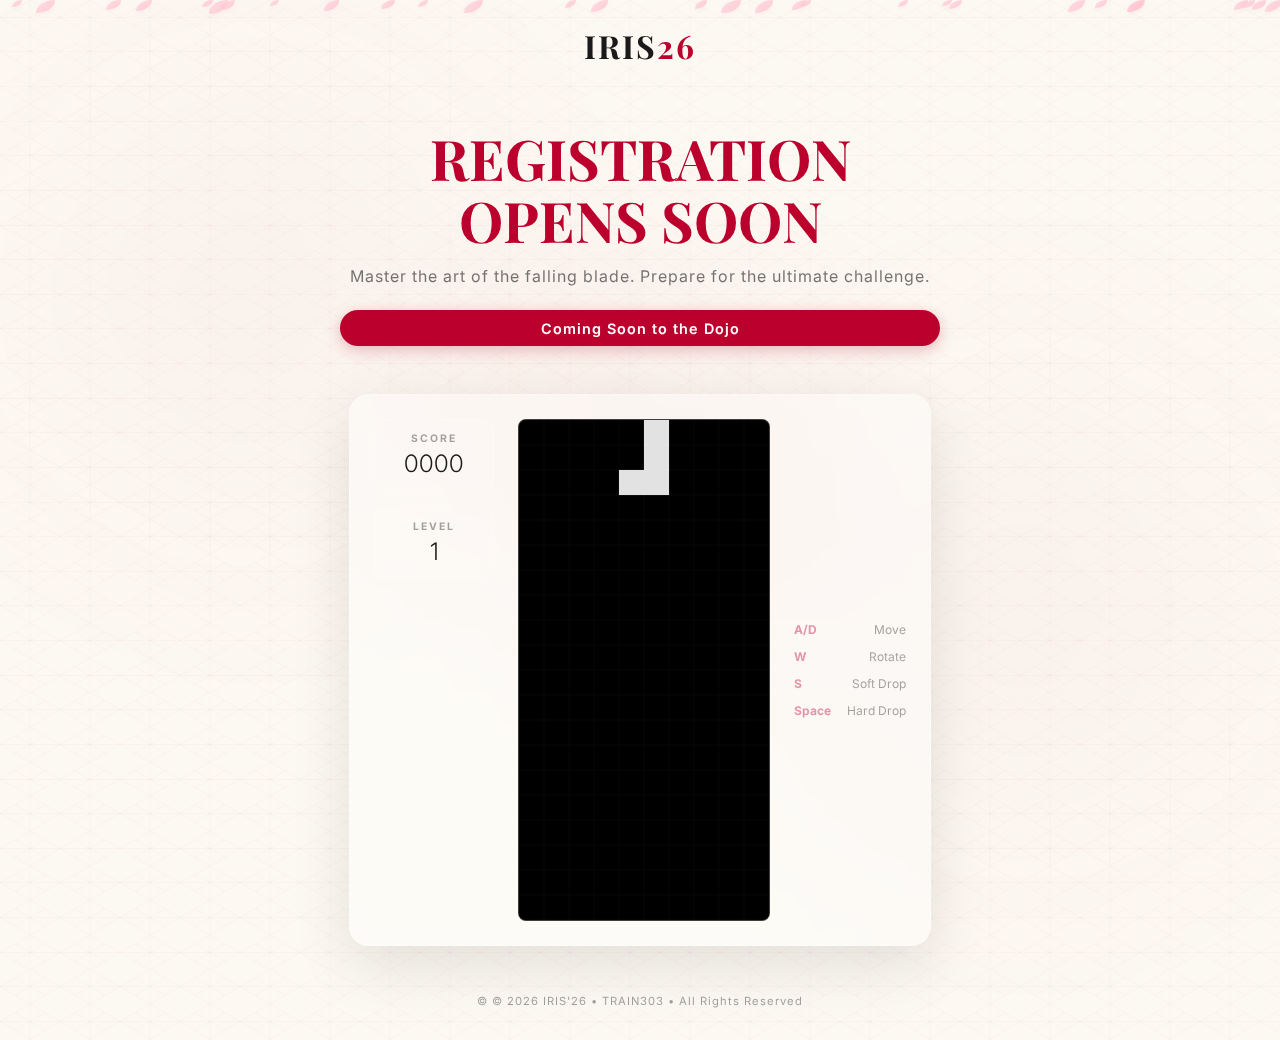
<file: tetris/tetris.html>
<!doctype html>
<html lang="en">

<head>
    <meta charset="UTF-8" />
    <meta name="viewport" content="width=device-width, initial-scale=1.0" />
    <title>Samurai Tetrus | Registration Open Soon</title>
    <link rel="preconnect" href="https://fonts.googleapis.com" />
    <link rel="preconnect" href="https://fonts.gstatic.com" crossorigin />
    <link
        href="https://fonts.googleapis.com/css2?family=Noto+Sans+JP:wght@400;700;900&family=Outfit:wght@400;700;900&display=swap"
        rel="stylesheet" />
    <link rel="stylesheet" href="tetris.css" />
    <script src="../js/theme-engine.js"></script>
</head>

<body>
    <div id="sakura-container"></div>
    <div class="bg-orb" style="top: -10%; left: -10%;"></div>
    <div class="bg-orb" style="bottom: -10%; right: -10%; animation-delay: -5s;"></div>

    <header>
        <div class="logo">IRIS<span>26</span></div>
        <button class="theme-toggle-btn focus:outline-none"
            style="background: none; border: none; font-size: 1.2rem; cursor: pointer; color: inherit; margin-top: 0.5rem;">
            <i class="fas fa-moon theme-toggle-icon"></i>
        </button>
    </header>

    <main>
        <section id="hero">
            <div class="hero-content">
                <h1 class="brush-text">REGISTRATION OPENS SOON</h1>
                <p class="subtitle">
                    Master the art of the falling blade. Prepare for the ultimate
                    challenge.
                </p>
                <div class="cta-container">
                    <div class="registration-status">Coming Soon to the Dojo</div>
                </div>
            </div>
        </section>

        <section id="game-section">
            <div class="game-container">
                <div class="game-info">
                    <div class="info-box">
                        <h3>SCORE</h3>
                        <div id="score">0000</div>
                    </div>
                    <div class="info-box">
                        <h3>LEVEL</h3>
                        <div id="level">1</div>
                    </div>
                </div>

                <div class="canvas-wrapper">
                    <canvas id="tetris"></canvas>
                </div>

                <div class="controls-guide">
                    <p><span>A/D</span> Move</p>
                    <p><span>W</span> Rotate</p>
                    <p><span>S</span> Soft Drop</p>
                    <p><span>Space</span> Hard Drop</p>
                </div>
            </div>
        </section>

        <!-- Touch Controls for Mobile -->
        <section id="mobile-controls">
            <div class="touch-row">
                <button class="touch-btn" id="rotate-btn">W</button>
            </div>
            <div class="touch-row">
                <button class="touch-btn" id="left-btn">A</button>
                <button class="touch-btn" id="drop-btn">S</button>
                <button class="touch-btn" id="right-btn">D</button>
            </div>
            <div class="touch-row">
                <button class="touch-btn wide-btn" id="hard-drop-btn">SPACE</button>
            </div>
        </section>
    </main>

    <footer>
        <p>&copy; © 2026 IRIS'26 • TRAIN303 • All Rights Reserved</p>
    </footer>

    <script src="tetris.js"></script>
</body>

</html>
</file>
<file: tetris/tetris.css>
@import url('https://fonts.googleapis.com/css2?family=Playfair+Display:ital,wght@0,400;0,700;1,400&family=Inter:wght@300;400;600&family=Outfit:wght@400;700;900&display=swap');

:root {
    --bg-color: #FCF9F2;
    --primary-color: #BC002D;
    --ink-black: #1A1A1A;
    --text-color: #1A1A1A;
    --glass-bg: rgba(255, 255, 255, 0.4);
    --glass-border: rgba(255, 255, 255, 0.2);
    --font-main: 'Inter', sans-serif;
    --font-heading: 'Playfair Display', serif;
    --asanoha: url("data:image/svg+xml,%3Csvg xmlns='http://www.w3.org/2000/svg' width='60' height='34.64' viewBox='0 0 60 34.64'%3E%3Cpath d='M30 0L60 17.32L30 34.64L0 17.32L30 0z' fill='none' stroke='%23bc002d' stroke-opacity='0.05' stroke-width='0.5'/%3E%3Cpath d='M0 17.32L60 17.32M30 0L30 34.64M15 8.66L45 25.98M15 25.98L45 8.66' fill='none' stroke='%23bc002d' stroke-opacity='0.05' stroke-width='0.5'/%3E%3C/svg%3E");
}

[data-theme="dark"] {
    --bg-color: #0A0A0A;
    --text-color: #F5F5F5;
    --glass-bg: rgba(30, 30, 30, 0.5);
}

* {
    margin: 0;
    padding: 0;
    box-sizing: border-box;
    transition: background-color 0.6s cubic-bezier(0.23, 1, 0.32, 1),
        color 0.6s cubic-bezier(0.23, 1, 0.32, 1);
}

body {
    background-color: var(--bg-color);
    background-image: var(--asanoha);
    color: var(--text-color);
    font-family: var(--font-main);
    overflow-x: hidden;
    min-height: 100vh;
    display: flex;
    flex-direction: column;
    position: relative;
}

body::before {
    content: '';
    position: fixed;
    top: 0;
    left: 0;
    width: 100%;
    height: 100%;
    background: radial-gradient(circle at var(--mouse-x, 50%) var(--mouse-y, 50%), rgba(188, 0, 45, 0.04) 0%, transparent 40%);
    z-index: -1;
    pointer-events: none;
}

.bg-orb {
    position: fixed;
    width: 60vw;
    height: 60vw;
    border-radius: 50%;
    background: radial-gradient(circle, rgba(188, 0, 45, 0.03) 0%, transparent 70%);
    filter: blur(80px);
    z-index: -2;
    pointer-events: none;
    animation: drift-orb 20s infinite alternate ease-in-out;
}

@keyframes drift-orb {
    from {
        transform: translate(-10%, -10%);
    }

    to {
        transform: translate(10%, 10%);
    }
}

/* Background Animation */
#sakura-container {
    position: fixed;
    top: 0;
    left: 0;
    width: 100%;
    height: 100%;
    pointer-events: none;
    z-index: 0;
}

.petal {
    position: absolute;
    background: linear-gradient(135deg, #FFD1DC 0%, #FFB7C5 100%);
    border-radius: 100% 0 100% 0;
    opacity: 0.7;
    pointer-events: none;
    animation: drift linear infinite;
    box-shadow: 0 2px 5px rgba(255, 183, 197, 0.2);
}

@keyframes drift {
    0% {
        transform: translateY(-10vh) translateX(0) rotate(0deg);
        opacity: 0;
    }

    10% {
        opacity: 0.8;
    }

    50% {
        transform: translateY(50vh) translateX(100px) rotate(360deg);
    }

    100% {
        transform: translateY(110vh) translateX(-50px) rotate(720deg);
        opacity: 0;
    }
}

header {
    padding: 1.5rem;
    text-align: center;
    z-index: 10;
}

.logo {
    font-family: var(--font-heading);
    font-weight: 700;
    font-size: 2rem;
    letter-spacing: 2px;
}

.logo span {
    color: var(--primary-color);
}

main {
    flex: 1;
    display: flex;
    flex-direction: column;
    align-items: center;
    gap: 3rem;
    padding: 1rem;
    position: relative;
    z-index: 10;
}

#hero {
    text-align: center;
    max-width: 600px;
}

.brush-text {
    font-family: var(--font-heading);
    font-size: clamp(2rem, 6vw, 3.5rem);
    font-weight: 700;
    line-height: 1.1;
    margin-bottom: 1rem;
    color: var(--primary-color);
}

.subtitle {
    font-size: 1rem;
    opacity: 0.6;
    margin-bottom: 1.5rem;
    letter-spacing: 1px;
}

.registration-status {
    background: var(--primary-color);
    color: white;
    padding: 0.6rem 2rem;
    border-radius: 999px;
    font-weight: 600;
    font-size: 0.9rem;
    letter-spacing: 1px;
    box-shadow: 0 4px 15px rgba(188, 0, 45, 0.25);
    animation: pulse 2s infinite;
}

@keyframes pulse {
    0% {
        transform: scale(1);
        box-shadow: 0 4px 15px rgba(188, 0, 45, 0.25);
    }

    50% {
        transform: scale(1.03);
        box-shadow: 0 4px 25px rgba(188, 0, 45, 0.4);
    }

    100% {
        transform: scale(1);
        box-shadow: 0 4px 15px rgba(188, 0, 45, 0.25);
    }
}

#game-section {
    display: flex;
    justify-content: center;
    width: 100%;
}

.game-container {
    background: var(--glass-bg);
    backdrop-filter: blur(20px);
    -webkit-backdrop-filter: blur(20px);
    padding: 1.5rem;
    border-radius: 20px;
    border: 1px solid var(--glass-border);
    display: grid;
    grid-template-columns: auto auto auto;
    gap: 1.5rem;
    box-shadow: 0 20px 60px rgba(0, 0, 0, 0.1);
}

.canvas-wrapper {
    position: relative;
    border: 1px solid var(--glass-border);
    border-radius: 8px;
    overflow: hidden;
    background: rgba(0, 0, 0, 0.95);
    box-shadow: inset 0 0 20px rgba(0, 0, 0, 0.5);
}

#tetris {
    display: block;
    height: 500px;
    width: 250px;
}

.game-info {
    display: flex;
    flex-direction: column;
    gap: 1rem;
    min-width: 120px;
}

.info-box {
    background: rgba(255, 255, 255, 0.05);
    padding: 0.75rem;
    border-radius: 12px;
    border: 1px solid var(--glass-border);
    text-align: center;
}

.info-box h3 {
    font-size: 0.65rem;
    letter-spacing: 2px;
    text-transform: uppercase;
    opacity: 0.4;
    margin-bottom: 0.25rem;
}

.info-box div {
    font-size: 1.5rem;
    font-weight: 300;
    font-family: 'Inter', sans-serif;
}

.controls-guide {
    display: flex;
    flex-direction: column;
    gap: 0.75rem;
    font-size: 0.75rem;
    opacity: 0.4;
    justify-content: center;
}

.controls-guide p {
    display: flex;
    justify-content: space-between;
    gap: 1rem;
}

.controls-guide span {
    color: var(--primary-color);
    font-weight: 700;
}

footer {
    padding: 2rem;
    text-align: center;
    font-size: 0.7rem;
    opacity: 0.4;
    letter-spacing: 1px;
}

/* Mobile Controls - Optimized for Touch */
#mobile-controls {
    display: flex;
    flex-direction: column;
    align-items: center;
    gap: 0.5rem;
    padding: 1rem;
    width: 100%;
}

.touch-row {
    display: flex;
    gap: 0.5rem;
}

.touch-btn {
    width: 54px;
    height: 54px;
    background: var(--glass-bg);
    backdrop-filter: blur(10px);
    border: 1px solid var(--glass-border);
    color: var(--text-color);
    border-radius: 16px;
    font-size: 1rem;
    font-weight: 700;
    display: flex;
    align-items: center;
    justify-content: center;
    cursor: pointer;
    user-select: none;
    -webkit-tap-highlight-color: transparent;
    transition: transform 0.1s, background 0.1s;
}

.touch-btn:active {
    background: var(--primary-color);
    color: white;
    transform: scale(0.92);
}

.wide-btn {
    width: 172px;
    font-size: 0.8rem;
    letter-spacing: 2px;
}

@media (min-width: 1024px) {
    #mobile-controls {
        display: none;
    }
}

@media (max-width: 768px) {
    .game-container {
        grid-template-columns: 1fr;
        padding: 1rem;
        gap: 1rem;
    }

    .game-info {
        flex-direction: row;
        justify-content: center;
        width: 100%;
    }

    .controls-guide {
        display: none;
    }

    #tetris {
        height: 400px;
        width: 200px;
    }
}
</file>
